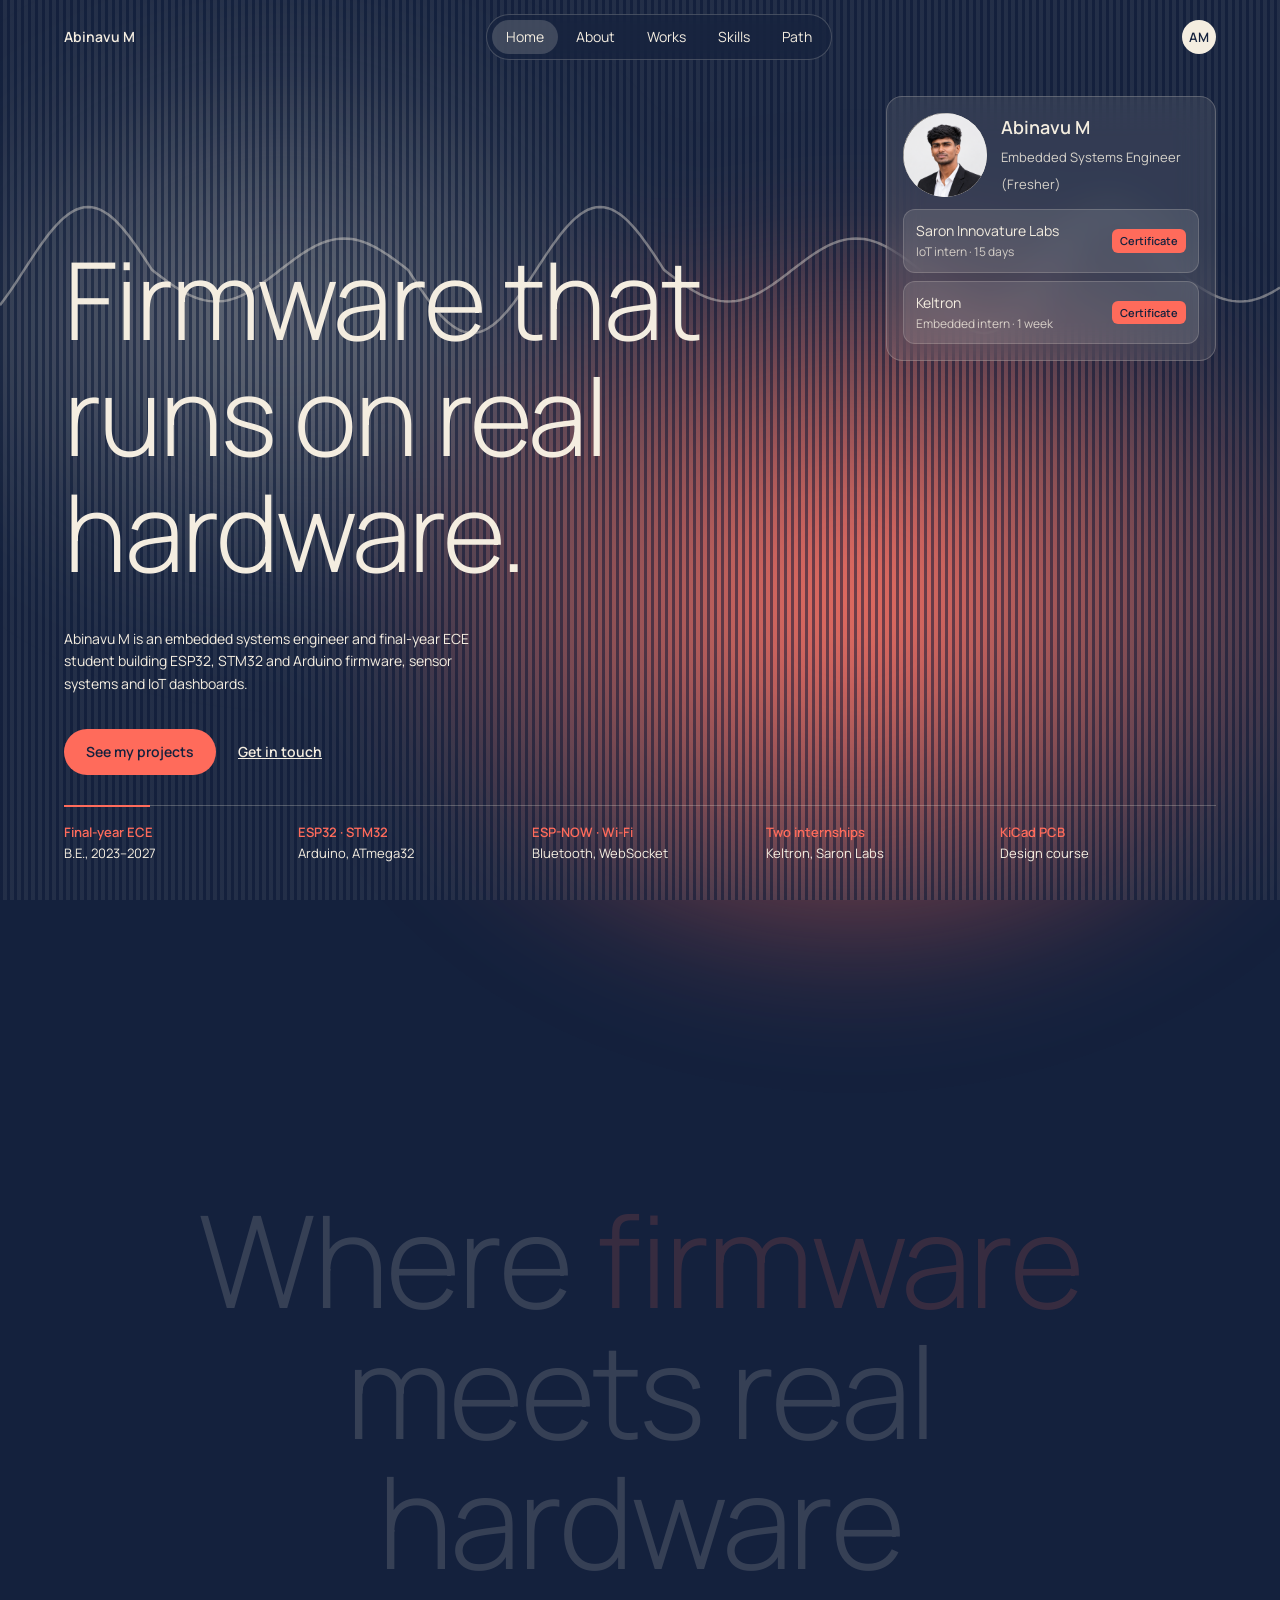
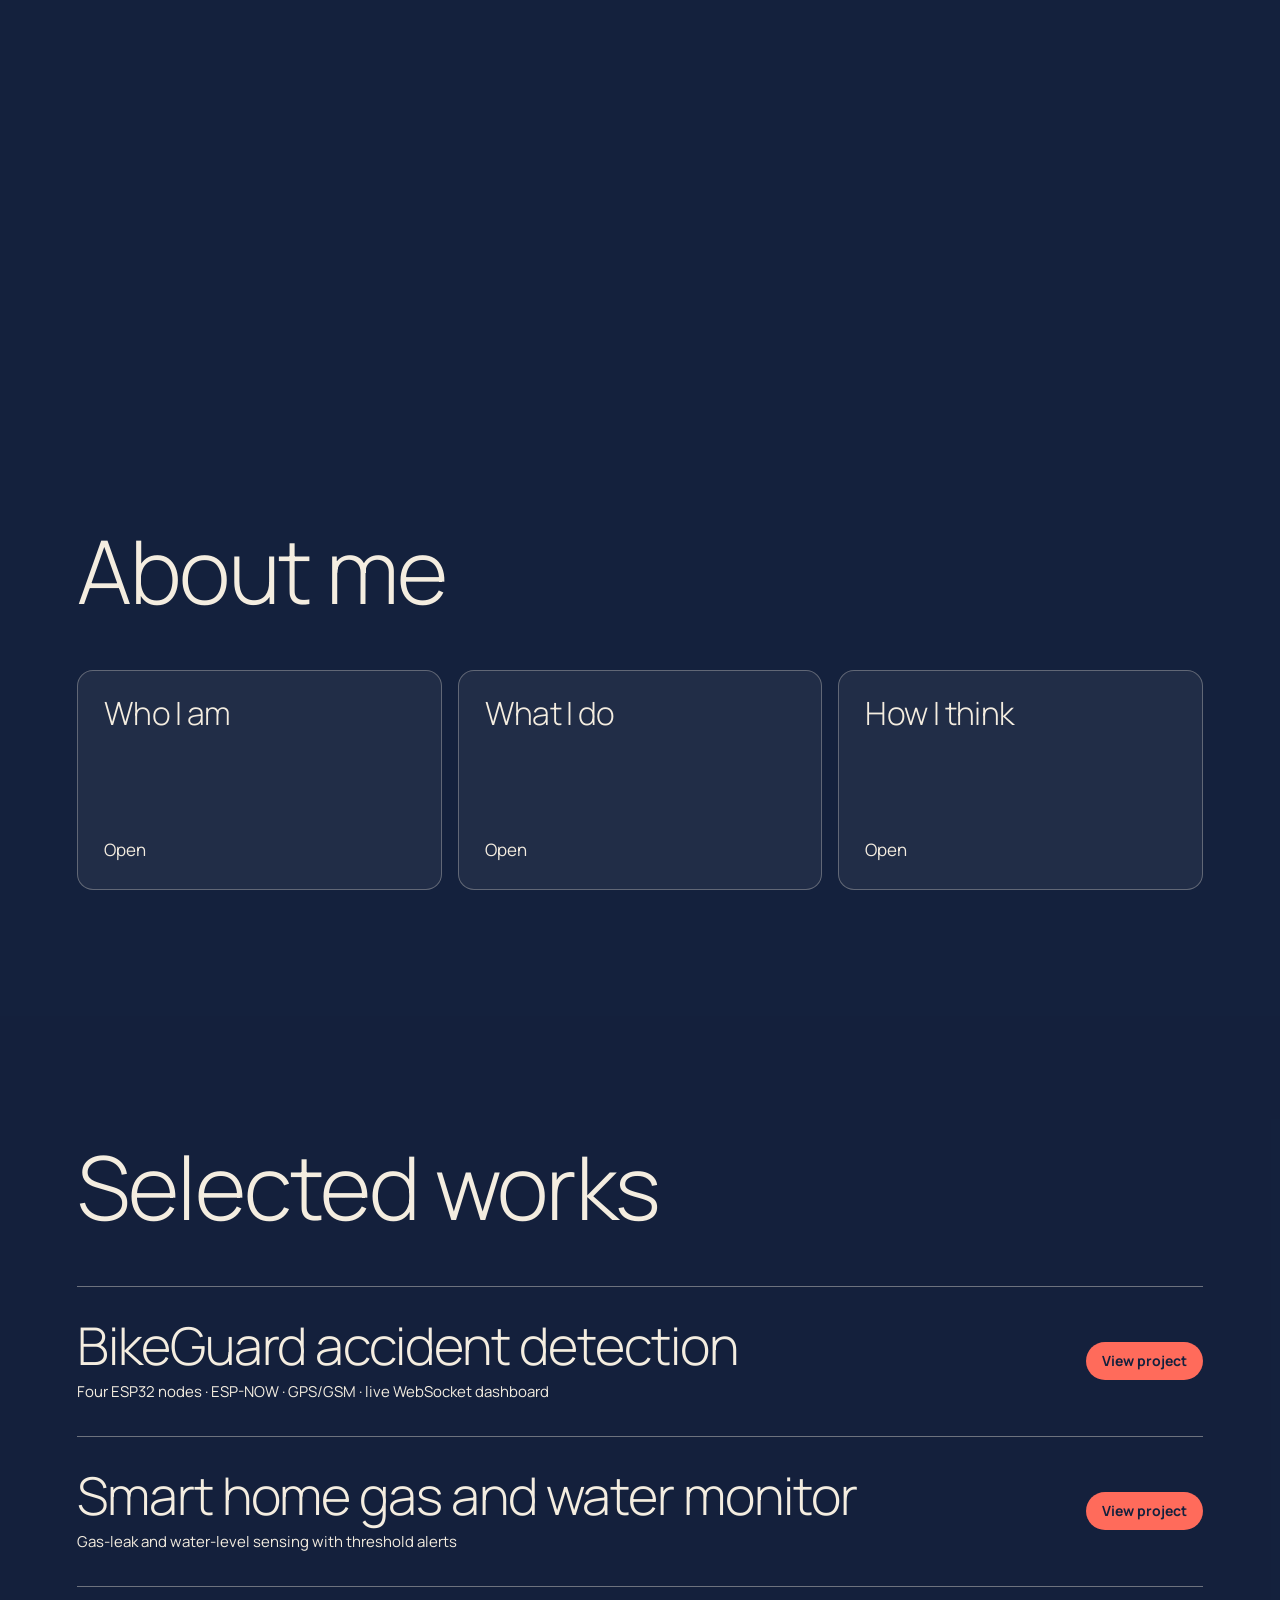
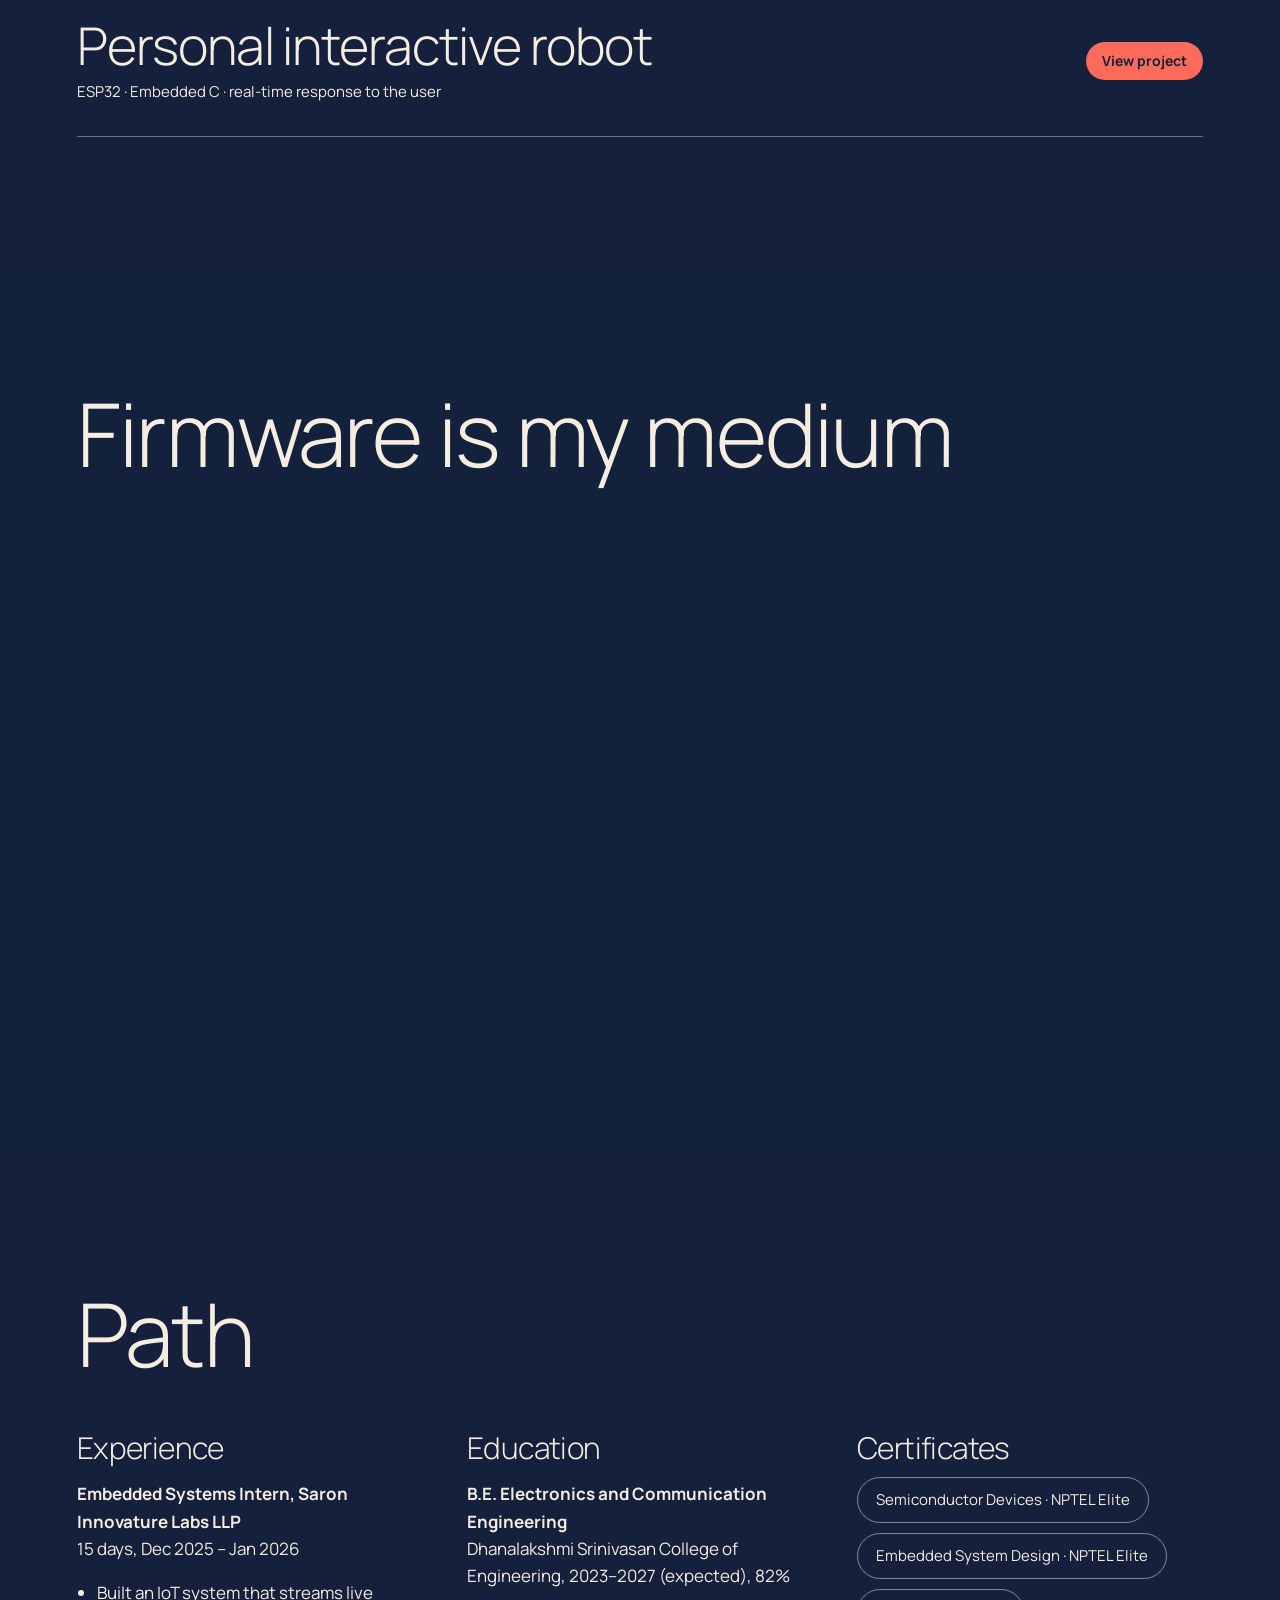
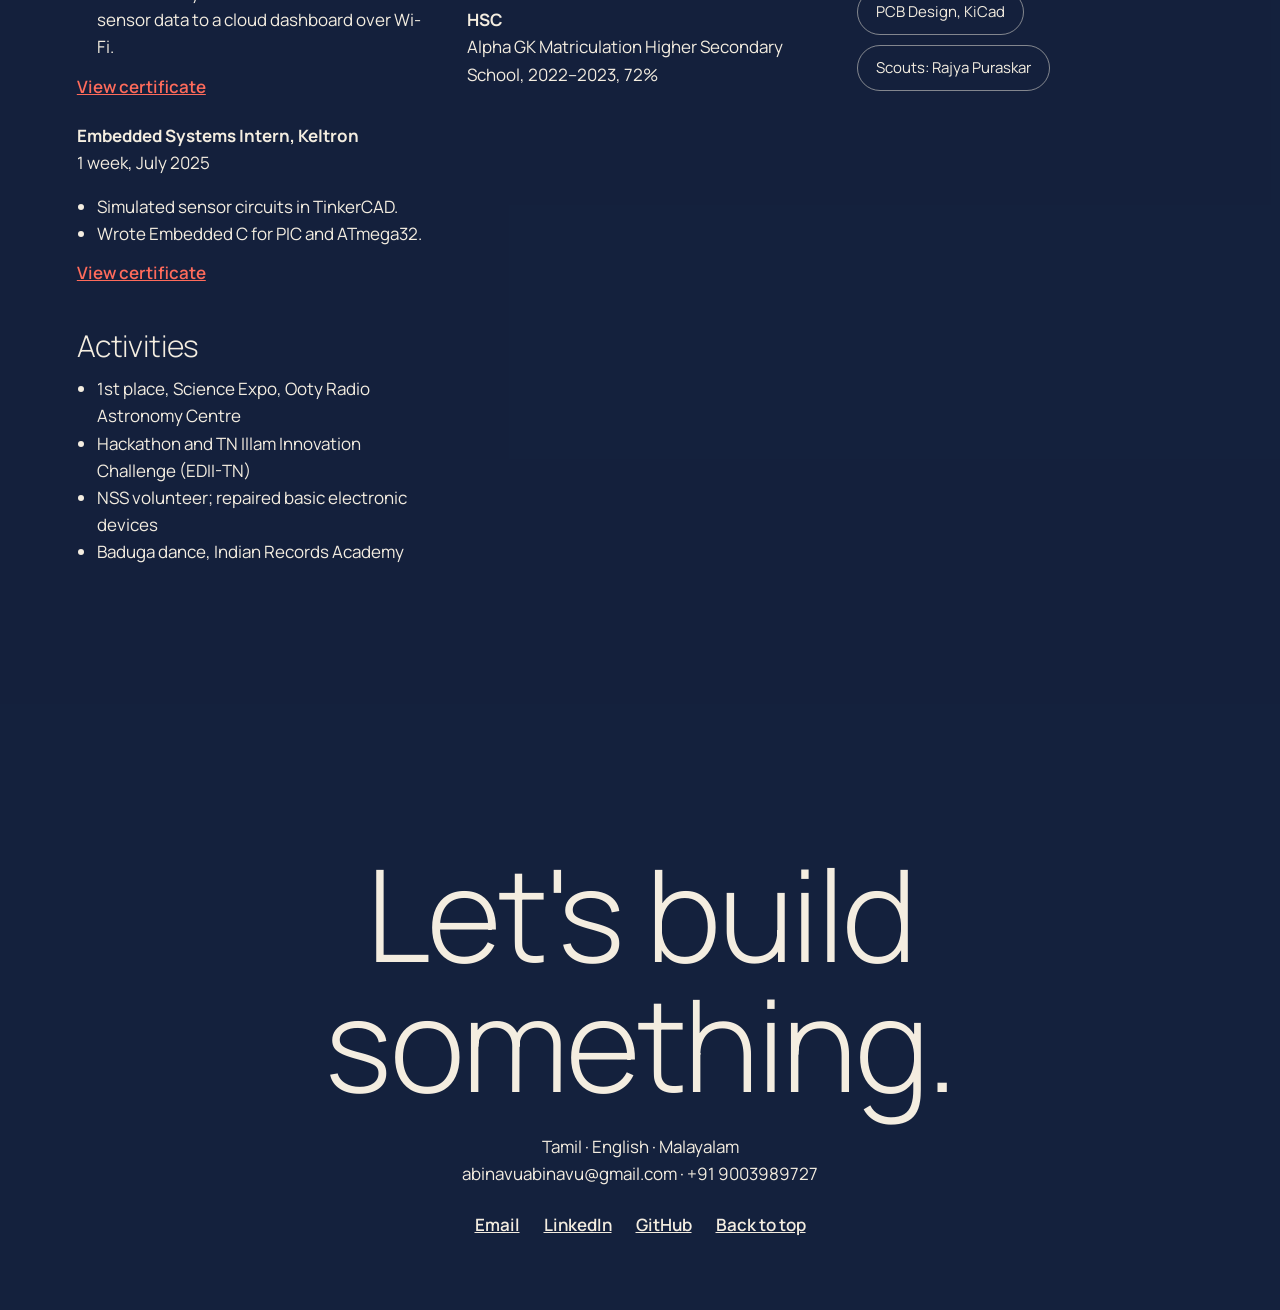
<file: index.html>
<!DOCTYPE html>
<html lang="en"><head><meta charset="utf-8">
<meta name="viewport" content="width=device-width, initial-scale=1, viewport-fit=cover">
<title>Abinavu M | Embedded Systems Engineer Portfolio</title>
<meta name="description" content="Abinavu M is an embedded systems engineer and final-year ECE student in Tamil Nadu, India, building ESP32, STM32, Arduino, firmware and IoT projects.">
<meta name="robots" content="index, follow">
<link rel="canonical" href="https://abiabinavu.github.io/abinavu-portfolio/">
<meta property="og:type" content="website">
<meta property="og:title" content="Abinavu M | Embedded Systems Engineer Portfolio">
<meta property="og:description" content="Embedded systems engineer building ESP32, STM32, Arduino and IoT projects.">
<meta property="og:url" content="https://abiabinavu.github.io/abinavu-portfolio/">
<meta property="og:image" content="https://abiabinavu.github.io/abinavu-portfolio/assets/photo.png">
<meta name="twitter:card" content="summary">
<script type="application/ld+json">
{
  "@context": "https://schema.org",
  "@type": "Person",
  "name": "Abinavu M",
  "url": "https://abiabinavu.github.io/abinavu-portfolio/",
  "jobTitle": "Embedded Systems Engineer",
  "description": "Final-year Electronics and Communication Engineering student building embedded systems, firmware and IoT projects with ESP32, STM32 and Arduino.",
  "image": "https://abiabinavu.github.io/abinavu-portfolio/assets/photo.png",
  "sameAs": [
    "https://github.com/abiabinavu",
    "https://linkedin.com/in/abi-abinavu-894589358"
  ],
  "knowsAbout": ["Embedded Systems", "Embedded C", "Firmware", "ESP32", "STM32", "Arduino", "Internet of Things"]
}
</script>
<link href="https://fonts.googleapis.com/css2?family=Manrope:wght@300;400;600&display=swap" rel="stylesheet">
<style>
:root{--n:#14213D;--c:#F4EDE0;--r:#FF6B5B;box-sizing:border-box;padding-top:env(safe-area-inset-top,0px);padding-bottom:env(safe-area-inset-bottom,0px)}
*,*::before,*::after{box-sizing:inherit}
html{scroll-behavior:smooth;scroll-padding-top:env(safe-area-inset-top,0px)}
body{margin:0;background:var(--n);color:var(--c);font:400 17px/1.6 Manrope,system-ui,sans-serif}
h1,h2,h3{font-weight:300;margin:0;line-height:1.02;letter-spacing:-.02em}
a{color:inherit}
:focus-visible{outline:3px solid var(--r);outline-offset:3px}
body::before{content:"";position:fixed;inset:-20%;z-index:-2;background:radial-gradient(40% 45% at 62% 62%,var(--r),transparent 70%),radial-gradient(30% 35% at 30% 40%,rgba(244,237,224,.35),transparent 70%);filter:blur(60px);animation:drift 14s ease-in-out infinite alternate}
body::after{content:"";position:fixed;inset:0;z-index:-1;pointer-events:none;background:repeating-linear-gradient(90deg,rgba(20,33,61,.55) 0 3px,rgba(244,237,224,.07) 3px 7px)}
.hero{min-height:100vh;position:relative;overflow:hidden;display:flex;flex-direction:column;justify-content:flex-end;padding:0 5vw 4vh}
.hero .glow,.hero .flute{display:none}
.glow{position:absolute;inset:-20%;background:radial-gradient(40% 45% at 62% 62%,var(--r),transparent 70%),radial-gradient(30% 35% at 30% 40%,rgba(244,237,224,.35),transparent 70%);filter:blur(60px);animation:drift 14s ease-in-out infinite alternate}
@keyframes drift{to{transform:translate(-6%,-4%) scale(1.1)}}
.flute{position:absolute;inset:0;background:repeating-linear-gradient(90deg,rgba(20,33,61,.55) 0 3px,rgba(244,237,224,.07) 3px 7px);backdrop-filter:blur(2px)}
#scope{position:absolute;inset:0;width:100%;height:100%;opacity:.4}
nav{position:fixed;z-index:20;top:calc(14px + env(safe-area-inset-top,0px));left:5vw;right:5vw;display:flex;justify-content:space-between;align-items:center}
.pillnav{display:flex;gap:4px;background:rgba(20,33,61,.55);backdrop-filter:blur(14px);border:1px solid rgba(244,237,224,.2);border-radius:99px;padding:5px}
.pillnav a,.logo{text-decoration:none;font-size:14px;padding:6px 14px;border-radius:99px}
.pillnav a:hover{background:rgba(244,237,224,.15)}
.pillnav a:first-child{background:rgba(244,237,224,.18)}
.logo{padding:0;font-weight:600}
.dot{width:34px;height:34px;border-radius:50%;background:var(--c);color:var(--n);display:grid;place-items:center;font-weight:600;font-size:13px;text-decoration:none}
.hero h1{position:relative;font-size:clamp(46px,8.4vw,120px);max-width:9.5em;margin-bottom:22px}
.mask{display:block;overflow:hidden;padding-bottom:.06em}
.mask span{display:inline-block;transform:translateY(105%);animation:rise 1.1s cubic-bezier(.2,.8,.2,1) forwards}
.mask:nth-child(2) span{animation-delay:.15s}.mask:nth-child(3) span{animation-delay:.3s}
@keyframes rise{to{transform:none}}
.sub{position:relative;max-width:420px;font-size:14px;opacity:0;animation:fade 1s .8s forwards}
@keyframes fade{to{opacity:1}}
.cta{position:relative;display:flex;gap:22px;align-items:center;margin:20px 0 30px;font-size:14px;font-weight:600}
.btn{display:inline-block;background:var(--r);color:var(--n);padding:12px 22px;border-radius:99px;text-decoration:none;font:inherit;font-size:14px;font-weight:600;border:0;cursor:pointer}
.btn.o{background:none;color:inherit;border:1.5px solid currentColor}
.card{position:absolute;right:5vw;top:96px;width:min(330px,88vw);z-index:2;background:rgba(244,237,224,.1);backdrop-filter:blur(18px);border:1px solid rgba(244,237,224,.22);border-radius:16px;padding:16px;opacity:0;animation:fade 1s 1s forwards}
.me{display:flex;gap:14px;align-items:center;margin-bottom:12px}
.me img{width:84px;height:84px;border-radius:50%;background:var(--c)}
.me b{display:block;font-weight:600;font-size:18px}
.me span{font-size:13px;opacity:.85}
.mini{display:flex;justify-content:space-between;align-items:center;gap:10px;width:100%;text-align:left;background:rgba(244,237,224,.12);border:1px solid rgba(244,237,224,.18);color:inherit;font:inherit;font-size:14px;border-radius:12px;padding:10px 12px;margin-top:8px;cursor:pointer}
.mini small{display:block;opacity:.8;font-size:12px}
.tag{background:var(--r);color:var(--n);border-radius:6px;font-size:11px;font-weight:600;padding:3px 8px;white-space:nowrap}
.strip{position:relative;display:grid;grid-template-columns:repeat(auto-fit,minmax(160px,1fr));gap:18px;border-top:1px solid rgba(244,237,224,.25);padding-top:16px;font-size:13px}
.strip div{position:relative}
.strip div:first-child::before{content:"";position:absolute;top:-17px;left:0;width:40%;height:2px;background:var(--r)}
.strip b{display:block;color:var(--r);font-weight:600}
.pin{height:300vh;position:relative}
.pin>div{position:sticky;top:0;height:100vh;display:grid;place-items:center;overflow:hidden;padding:0 5vw}
.pin h2{font-size:clamp(42px,10vw,140px);text-align:center;max-width:1100px}
.pin .w{display:inline-block;opacity:.15;margin:0 .1em}
.pin .w.k{color:var(--r)}
.sec{padding:14vh 6vw}
.sec>h2{font-size:clamp(38px,7vw,88px);margin-bottom:6vh}
.cream{background:rgba(20,33,61,.35)}
.doors{display:grid;grid-template-columns:repeat(auto-fit,minmax(260px,1fr));gap:16px}
.door{border:1px solid rgba(244,237,224,.3);border-radius:16px;background:rgba(244,237,224,.06);color:inherit;font:inherit;text-align:left;padding:26px;cursor:pointer;min-height:220px;display:flex;flex-direction:column;justify-content:space-between;transition:background .4s,color .4s}
.door h3{font-size:32px}
.door .body{max-height:0;overflow:hidden;opacity:0;transition:max-height .6s,opacity .6s}
.door[aria-expanded=true]{background:var(--r);color:var(--n)}
.door[aria-expanded=true] .body{max-height:420px;opacity:1;margin-top:14px}
.work{display:grid;grid-template-columns:1fr auto;gap:20px;align-items:center;width:100%;background:none;border:0;border-top:1.5px solid rgba(244,237,224,.4);color:inherit;font:inherit;text-align:left;padding:32px 0;cursor:pointer;transition:padding .4s}
.work:last-child{border-bottom:1.5px solid rgba(244,237,224,.4)}
.work h3{font-size:clamp(26px,4.4vw,52px)}
.work small{display:block;font-size:15px;margin-top:8px}
.work:hover{padding-left:22px}
.work b{font-size:14px;color:var(--n);background:var(--r);border-radius:99px;padding:8px 16px;white-space:nowrap}
.skills{overflow:hidden}
.row{display:flex;justify-content:space-between;gap:24px;flex-wrap:wrap;padding:22px 0;border-top:1px solid rgba(244,237,224,.3);transform:translateX(var(--x,40%));opacity:var(--o,0)}
.row h3{font-size:28px;min-width:220px}
.row p{margin:0;flex:1;min-width:240px}
.bus{display:block;width:100%;height:110px;margin-top:5vh}
.tl{display:grid;grid-template-columns:repeat(auto-fit,minmax(280px,1fr));gap:44px}
.tl h3{font-size:30px;margin-bottom:14px}
.tl ul{padding-left:20px;margin:8px 0 12px}
.certs{display:flex;flex-wrap:wrap;gap:10px}
.cert{background:none;border:1.5px solid rgba(244,237,224,.5);border-radius:99px;color:inherit;font:inherit;font-size:15px;padding:10px 18px;cursor:pointer;transition:background .3s,color .3s}
.cert:hover{background:var(--r);color:var(--n);border-color:var(--r)}
.link{background:none;border:0;color:var(--r);font:inherit;font-weight:600;cursor:pointer;padding:0;text-decoration:underline}
footer{padding:16vh 6vw 8vh;text-align:center}
footer h2{font-size:clamp(44px,10vw,140px)}
footer p{margin:24px 0}
.links{display:flex;gap:24px;justify-content:center;flex-wrap:wrap;font-weight:600}
dialog{border:1px solid rgba(244,237,224,.3);background:var(--n);color:var(--c);max-width:720px;width:92vw;max-height:90vh;overflow:auto;border-radius:16px;padding:28px;animation:pop .35s ease}
dialog::backdrop{background:rgba(20,33,61,.82)}
@keyframes pop{from{opacity:0;transform:scale(.94)}}
dialog h3{font-size:34px;margin-bottom:12px}
dialog img{width:100%;border-radius:8px;margin:10px 0}
dialog ul{padding-left:20px}
@media(max-width:820px){.card{position:relative;top:auto;right:auto;margin:100px 0 24px}.hero{justify-content:flex-start}.pillnav a:not(:first-child){display:none}.work{grid-template-columns:1fr}}
@media(prefers-reduced-motion:reduce){*{animation:none!important;transition:none!important}.mask span,.sub,.card{transform:none;opacity:1}.pin{height:auto}.pin>div{position:static;height:auto;padding:12vh 5vw}.pin .w{opacity:1}.row{transform:none;opacity:1}}
</style></head>
<body>
<nav><a class="logo" href="#top">Abinavu M</a><div class="pillnav"><a href="#top">Home</a><a href="#about">About</a><a href="#works">Works</a><a href="#skills">Skills</a><a href="#path">Path</a></div><a class="dot" href="#contact" aria-label="Contact">AM</a></nav>

<header class="hero" id="top">
<div class="glow"></div><canvas id="scope" aria-hidden="true"></canvas><div class="flute"></div>
<aside class="card"><div class="me"><img id="ph" alt="Abinavu M"><div><b>Abinavu M</b><span>Embedded Systems Engineer (Fresher)</span></div></div>
<button class="mini" data-cert="saron"><span>Saron Innovature Labs<small>IoT intern · 15 days</small></span><span class="tag">Certificate</span></button>
<button class="mini" data-cert="keltron"><span>Keltron<small>Embedded intern · 1 week</small></span><span class="tag">Certificate</span></button></aside>
<h1><span class="mask"><span>Firmware that</span></span><span class="mask"><span>runs on real</span></span><span class="mask"><span>hardware.</span></span></h1>
<p class="sub">Abinavu M is an embedded systems engineer and final-year ECE student building ESP32, STM32 and Arduino firmware, sensor systems and IoT dashboards.</p>
<div class="cta"><a class="btn" href="#works">See my projects</a><a href="#contact">Get in touch</a></div>
<div class="strip"><div><b>Final-year ECE</b>B.E., 2023–2027</div><div><b>ESP32 · STM32</b>Arduino, ATmega32</div><div><b>ESP-NOW · Wi-Fi</b>Bluetooth, WebSocket</div><div><b>Two internships</b>Keltron, Saron Labs</div><div><b>KiCad PCB</b>Design course</div></div>
</header>

<section class="pin" id="chapter" aria-label="Introduction"><div><h2 id="big"></h2></div></section>

<section class="sec" id="about">
<h2>About me</h2>
<div class="doors">
<button class="door" aria-expanded="false"><h3>Who I am</h3><div class="body">Final-year B.E. ECE student at Dhanalakshmi Srinivasan College of Engineering (82%). I did embedded internships at Keltron and Saron Innovature Labs and completed a KiCad PCB design course.</div><span>Open</span></button>
<button class="door" aria-expanded="false"><h3>What I do</h3><div class="body">I write firmware in Embedded C, interface sensors over I2C and UART, link devices with ESP-NOW, Wi-Fi and Bluetooth, and show live data on cloud dashboards.</div><span>Open</span></button>
<button class="door" aria-expanded="false"><h3>How I think</h3><div class="body">Confirm before acting. My accident detection system cross-checks several sensors before it sends an alert, so one noisy reading never raises a false alarm.</div><span>Open</span></button>
</div></section>

<section class="sec cream" id="works">
<h2>Selected works</h2>
<button class="work" data-i="0"><div><h3>BikeGuard accident detection</h3><small>Four ESP32 nodes · ESP-NOW · GPS/GSM · live WebSocket dashboard</small></div><b>View project</b></button>
<button class="work" data-i="1"><div><h3>Smart home gas and water monitor</h3><small>Gas-leak and water-level sensing with threshold alerts</small></div><b>View project</b></button>
<button class="work" data-i="2"><div><h3>Personal interactive robot</h3><small>ESP32 · Embedded C · real-time response to the user</small></div><b>View project</b></button>
</section>

<section class="sec skills" id="skills">
<h2 style="margin-bottom:4vh">Firmware is my medium</h2>
<div class="row"><h3>Languages</h3><p>Embedded C, C, Python</p></div>
<div class="row"><h3>Platforms</h3><p>ESP32, ESP32-CAM, STM32 (ARM Cortex-M), Arduino, ATmega32, PIC, Raspberry Pi</p></div>
<div class="row"><h3>Protocols</h3><p>I2C, UART, ESP-NOW, Wi-Fi, Bluetooth, WebSocket, GSM, GPS</p></div>
<div class="row"><h3>Sensors and drivers</h3><p>Accelerometer, pulse, ultrasonic, IR, gas, water-level, INA219, MLX90640, relays, MOSFETs, motor drivers</p></div>
<div class="row"><h3>IoT and tools</h3><p>Blynk, Adafruit IO, Arduino IDE, TinkerCAD, GitHub, KiCad</p></div>
<svg class="bus" id="bus" viewBox="0 0 1000 120" preserveAspectRatio="none" aria-hidden="true"><path id="trace" d="M0 60H180L210 20H400L430 100H620L650 60H1000" fill="none" stroke="#FF6B5B" stroke-width="3"/></svg>
</section>

<section class="sec cream" id="path">
<h2>Path</h2>
<div class="tl">
<div><h3>Experience</h3><p><strong>Embedded Systems Intern, Saron Innovature Labs LLP</strong><br>15 days, Dec 2025 – Jan 2026</p><ul><li>Built an IoT system that streams live sensor data to a cloud dashboard over Wi-Fi.</li></ul><button class="link" data-cert="saron">View certificate</button>
<p style="margin-top:22px"><strong>Embedded Systems Intern, Keltron</strong><br>1 week, July 2025</p><ul><li>Simulated sensor circuits in TinkerCAD.</li><li>Wrote Embedded C for PIC and ATmega32.</li></ul><button class="link" data-cert="keltron">View certificate</button></div>
<div><h3>Education</h3><p><strong>B.E. Electronics and Communication Engineering</strong><br>Dhanalakshmi Srinivasan College of Engineering, 2023–2027 (expected), 82%</p><p><strong>HSC</strong><br>Alpha GK Matriculation Higher Secondary School, 2022–2023, 72%</p></div>
<div><h3>Certificates</h3><div class="certs">
<button class="cert" data-cert="semi">Semiconductor Devices · NPTEL Elite</button>
<button class="cert" data-cert="emb">Embedded System Design · NPTEL Elite</button>
<button class="cert" data-cert="pcb">PCB Design, KiCad</button>
<button class="cert" data-cert="scout">Scouts: Rajya Puraskar</button></div></div>
<div><h3>Activities</h3><ul><li>1st place, Science Expo, Ooty Radio Astronomy Centre</li><li>Hackathon and TN Illam Innovation Challenge (EDII-TN)</li><li>NSS volunteer; repaired basic electronic devices</li><li>Baduga dance, Indian Records Academy</li></ul></div>
</div></section>

<footer id="contact">
<h2>Let's build something.</h2>
<p>Tamil · English · Malayalam<br>abinavuabinavu@gmail.com · +91 9003989727</p>
<div class="links"><a href="mailto:abinavuabinavu@gmail.com">Email</a><a href="https://linkedin.com/in/abi-abinavu-894589358">LinkedIn</a><a href="https://github.com/abiabinavu">GitHub</a><a href="#top">Back to top</a></div>
</footer>

<dialog id="dlg"><div id="dbody"></div><button class="btn o" id="close">Close</button></dialog>

<script>
const IMG={"scout": "assets/scout.jpg", "photo": "assets/photo.png", "semi": "assets/semi.jpg", "emb": "assets/emb.jpg", "saron": "assets/saron.jpg", "keltron": "assets/keltron.jpg", "pcb": "assets/pcb.jpg"};
document.getElementById('ph').src=IMG.photo;
const P=[
{t:"BikeGuard: ESP32 multilevel accident detection",d:["Four-node ESP32 safety network over ESP-NOW: helmet unit (pulse and alcohol sensors), crash-detection state machine, bike unit (GPS/GSM) and an OLED display unit running a web server with a live WebSocket dashboard.","Multilevel confirmation: tri-axis accelerometer thresholds (3.0–6.0 g impact vs ~1.0 g normal riding) are cross-checked with helmet, pulse and GPS status to cut false alerts before GSM emergency notification.","Debugged ESP32 Arduino Core v3.x compatibility issues."],g:"https://github.com/abiabinavu/esp32-multilevel-accident-detection"},
{t:"Smart home gas leak and water level monitor",d:["Gas-leak and water-level sensors integrated with a microcontroller to monitor the home continuously.","Threshold logic triggers alerts on unsafe conditions."],g:"https://github.com/abiabinavu/smart-home-gas-leak-water-level-monitoring"},
{t:"Personal interactive robot with ESP32",d:["Interactive robot on ESP32 in Embedded C.","Sensors and output peripherals let it respond to the user in real time."],g:"https://github.com/abiabinavu/interactive-robot-esp32"}];
const C={saron:["Saron Innovature Labs: internship certificate","IoT-based application development, 15-12-2025 to 01-01-2026 (15 days)"],keltron:["Keltron: internship certificate","Embedded systems, 14-07-2025 to 20-07-2025 (1 week)"],semi:["NPTEL: Introduction to Semiconductor Devices","Elite, 67% · IIT Hyderabad · Jul–Oct 2025"],emb:["NPTEL: Introduction to Embedded System Design","Elite, 62% · IIT Madras · Jan–Apr 2026"],pcb:["PCB Design Course (KiCad)","27 October 2026 · Certificate ID 10949908"],scout:["The Bharat Scouts and Guides: Rajya Puraskar","Scout award, 12-01-2025 · Leadership, teamwork, discipline, community service"]};
const dlg=document.getElementById('dlg'),db=document.getElementById('dbody');
document.querySelectorAll('.work').forEach(b=>b.onclick=()=>{const p=P[b.dataset.i];db.innerHTML='<h3>'+p.t+'</h3><ul>'+p.d.map(x=>'<li>'+x+'</li>').join('')+'</ul><a class="btn" href="'+p.g+'" target="_blank" rel="noopener">Open on GitHub</a> '; dlg.showModal()});
document.querySelectorAll('[data-cert]').forEach(b=>b.onclick=()=>{const k=b.dataset.cert,c=C[k];db.innerHTML='<h3>'+c[0]+'</h3><p>'+c[1]+'</p>'+(IMG[k]?'<img src="'+IMG[k]+'" alt="'+c[0]+'">':'<p>Certificate image coming soon.</p>');dlg.showModal()});
document.getElementById('close').onclick=()=>dlg.close();
dlg.addEventListener('click',e=>{if(e.target===dlg)dlg.close()});
document.querySelectorAll('.door').forEach(d=>d.onclick=()=>{const o=d.getAttribute('aria-expanded')==='true';document.querySelectorAll('.door').forEach(x=>{x.setAttribute('aria-expanded','false');x.querySelector('span').textContent='Open'});d.setAttribute('aria-expanded',String(!o));d.querySelector('span').textContent=o?'Open':'Close'});
const big=document.getElementById('big');"Where firmware meets real hardware".split(' ').forEach((w,i)=>{const s=document.createElement('span');s.className='w'+(i==1?' k':'');s.textContent=w;big.appendChild(s)});
const ws=[...big.children],pin=document.getElementById('chapter'),rows=[...document.querySelectorAll('.row')],tr=document.getElementById('trace'),L=tr.getTotalLength();
tr.style.strokeDasharray=L;tr.style.strokeDashoffset=L;
const rm=matchMedia('(prefers-reduced-motion:reduce)').matches;
function tick(){if(rm){tr.style.strokeDashoffset=0;return}
const vh=innerHeight,r=pin.getBoundingClientRect(),p=Math.min(1,Math.max(0,-r.top/(r.height-vh)));
ws.forEach((w,i)=>{const k=Math.min(1,Math.max(0,p*ws.length*1.15-i));w.style.opacity=.15+.85*k;w.style.transform='translateY('+(40*(1-k))+'px)'});
rows.forEach(w=>{const t=w.getBoundingClientRect().top,k=Math.min(1,Math.max(0,(vh-t)/(vh*.45)));w.style.setProperty('--x',(40*(1-k))+'%');w.style.setProperty('--o',k)});
const b=document.getElementById('bus').getBoundingClientRect();tr.style.strokeDashoffset=L*(1-Math.min(1,Math.max(0,(vh-b.top)/(vh*.6))))}
addEventListener('scroll',tick,{passive:true});addEventListener('resize',tick);tick();
const c=document.getElementById('scope'),x=c.getContext('2d');let t=0,mx=.5;
addEventListener('pointermove',e=>mx=e.clientX/innerWidth);
function size(){c.width=c.clientWidth*devicePixelRatio;c.height=c.clientHeight*devicePixelRatio}size();addEventListener('resize',size);
function draw(){const W=c.width,H=c.height;x.clearRect(0,0,W,H);x.strokeStyle='#F4EDE0';x.lineWidth=2.5*devicePixelRatio;x.beginPath();const f=2+mx*6;
for(let i=0;i<=W;i+=4){const u=i/W,y=H*.3+Math.sin(u*f*Math.PI*2+t)*H*.07*(Math.sin(u*f*Math.PI+t*.5)>0?1:.5);i?x.lineTo(i,y):x.moveTo(i,y)}x.stroke();t+=rm?0:.03;if(!rm)requestAnimationFrame(draw)}
draw();
</script>
</body></html>
</file>
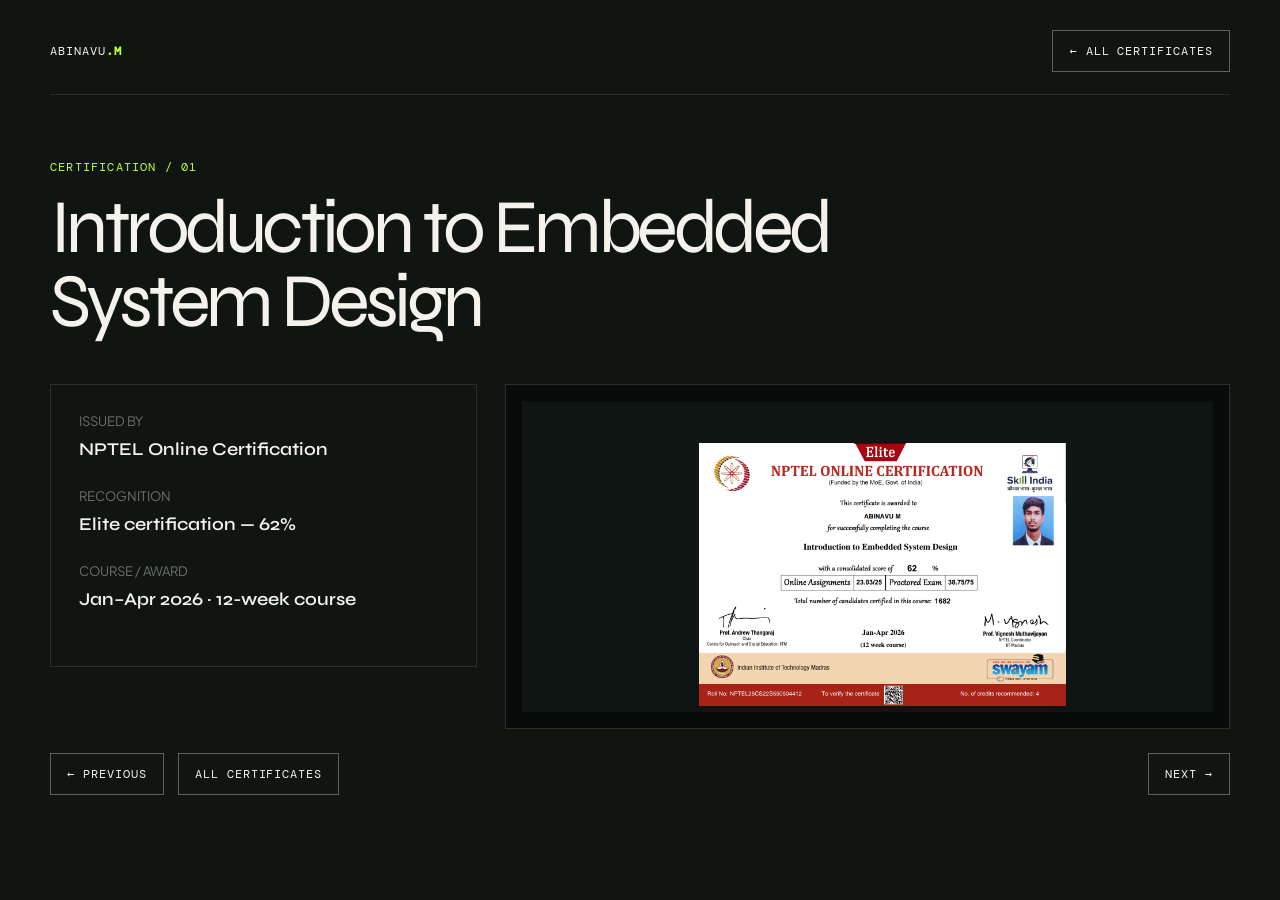
<file: certificate.html>
<!doctype html>
<html lang="en">
<head>
  <meta charset="UTF-8" />
  <meta name="viewport" content="width=device-width, initial-scale=1.0" />
  <meta name="description" content="Certificate details for Abinavu M." />
  <title>Certificate | Abinavu M</title>
  <link rel="preconnect" href="https://fonts.googleapis.com">
  <link rel="preconnect" href="https://fonts.gstatic.com" crossorigin>
  <link href="https://fonts.googleapis.com/css2?family=DM+Mono:wght@400;500&family=Syne:wght@500;600;700;800&family=Plus+Jakarta+Sans:wght@400;500;600;700&display=swap" rel="stylesheet">
  <style>
    :root{--ink:#101512;--paper:#f4f2eb;--lime:#b8ff37;--line:#28312a;--muted:#687168}*{box-sizing:border-box}body{margin:0;background:var(--ink);color:var(--paper);font-family:"Plus Jakarta Sans",sans-serif}.wrap{width:min(1180px,calc(100% - 40px));margin:auto;padding:30px 0 64px}.top{display:flex;justify-content:space-between;align-items:center;border-bottom:1px solid var(--line);padding-bottom:22px}.brand,.back,.pager a{color:var(--paper);text-decoration:none;font-family:"DM Mono",monospace;font-size:12px;letter-spacing:.08em}.brand b{color:var(--lime)}.back,.pager a{border:1px solid #596158;padding:12px 16px}.back:hover,.pager a:hover{border-color:var(--lime);color:var(--lime)}.eyebrow{font:12px "DM Mono",monospace;color:var(--lime);letter-spacing:.1em;margin:64px 0 16px}h1{font:clamp(34px,6vw,76px)/.98 Syne,sans-serif;letter-spacing:-.06em;margin:0;max-width:850px}.details{display:grid;grid-template-columns:1fr 1.7fr;gap:28px;margin-top:44px}.meta{border:1px solid var(--line);padding:28px;height:max-content}.meta p{color:var(--muted);font-size:13px;margin:0 0 9px}.meta strong{display:block;margin-bottom:28px;font:600 18px Syne,sans-serif}.certificate-frame{background:#080b09;border:1px solid var(--line);padding:16px}.certificate-frame img{width:100%;max-height:76vh;object-fit:contain;display:block}.pager{display:flex;justify-content:space-between;gap:14px;margin-top:24px}.pager a:last-child{margin-left:auto}@media(max-width:720px){.wrap{width:min(100% - 28px,1180px)}.top{gap:18px}.details{grid-template-columns:1fr;margin-top:28px}.eyebrow{margin-top:38px}.meta{padding:20px}.certificate-frame{padding:8px}.pager{flex-wrap:wrap}.pager a:last-child{margin-left:0}}
  </style>
</head>
<body>
  <main class="wrap">
    <header class="top"><a class="brand" href="index.html">ABINAVU<b>.M</b></a><a class="back" href="index.html#certificates">← ALL CERTIFICATES</a></header>
    <p class="eyebrow">CERTIFICATION / <span id="number"></span></p>
    <h1 id="title"></h1>
    <section class="details"><aside class="meta" id="meta"></aside><div class="certificate-frame"><img id="certificate" alt="Certificate awarded to Abinavu M" /></div></section><nav class="pager" aria-label="Certificate navigation"><a id="previous" href="#">← PREVIOUS</a><a href="index.html#certificates">ALL CERTIFICATES</a><a id="next" href="#">NEXT →</a></nav>
  </main>
  <script>
    const certificates={
      embedded:{number:"01",title:"Introduction to Embedded System Design",issuer:"NPTEL Online Certification",recognition:"Elite certification — 62%",period:"Jan–Apr 2026 · 12-week course",image:"embedded-systems-certificate.png"},
      semiconductor:{number:"02",title:"Introduction to Semiconductor Devices",issuer:"NPTEL Online Certification",recognition:"Elite certification — 67%",period:"Jul–Oct 2025 · 12-week course",image:"semiconductor-devices-certificate.jpeg"},
      scout:{number:"03",title:"Rajya Puraskar Scout Certificate",issuer:"The Bharat Scouts and Guides",recognition:"Rajya Puraskar",period:"Awarded 12 January 2025",image:"scout-certificate.jpeg"}
    };
    const keys=Object.keys(certificates); const key=new URLSearchParams(location.search).get("cert"); const active=keys.includes(key)?key:keys[0]; const cert=certificates[active];
    document.title=`${cert.title} | Abinavu M`; document.querySelector('#number').textContent=cert.number; document.querySelector('#title').textContent=cert.title;
    document.querySelector('#certificate').src=cert.image; document.querySelector('#certificate').alt=`${cert.title} certificate awarded to Abinavu M`;
    document.querySelector('#meta').innerHTML=`<p>ISSUED BY</p><strong>${cert.issuer}</strong><p>RECOGNITION</p><strong>${cert.recognition}</strong><p>COURSE / AWARD</p><strong>${cert.period}</strong>`;
    const position=keys.indexOf(active); document.querySelector('#previous').href=`certificate.html?cert=${keys[(position-1+keys.length)%keys.length]}`; document.querySelector('#next').href=`certificate.html?cert=${keys[(position+1)%keys.length]}`;
  </script>
</body>
</html>
</file>
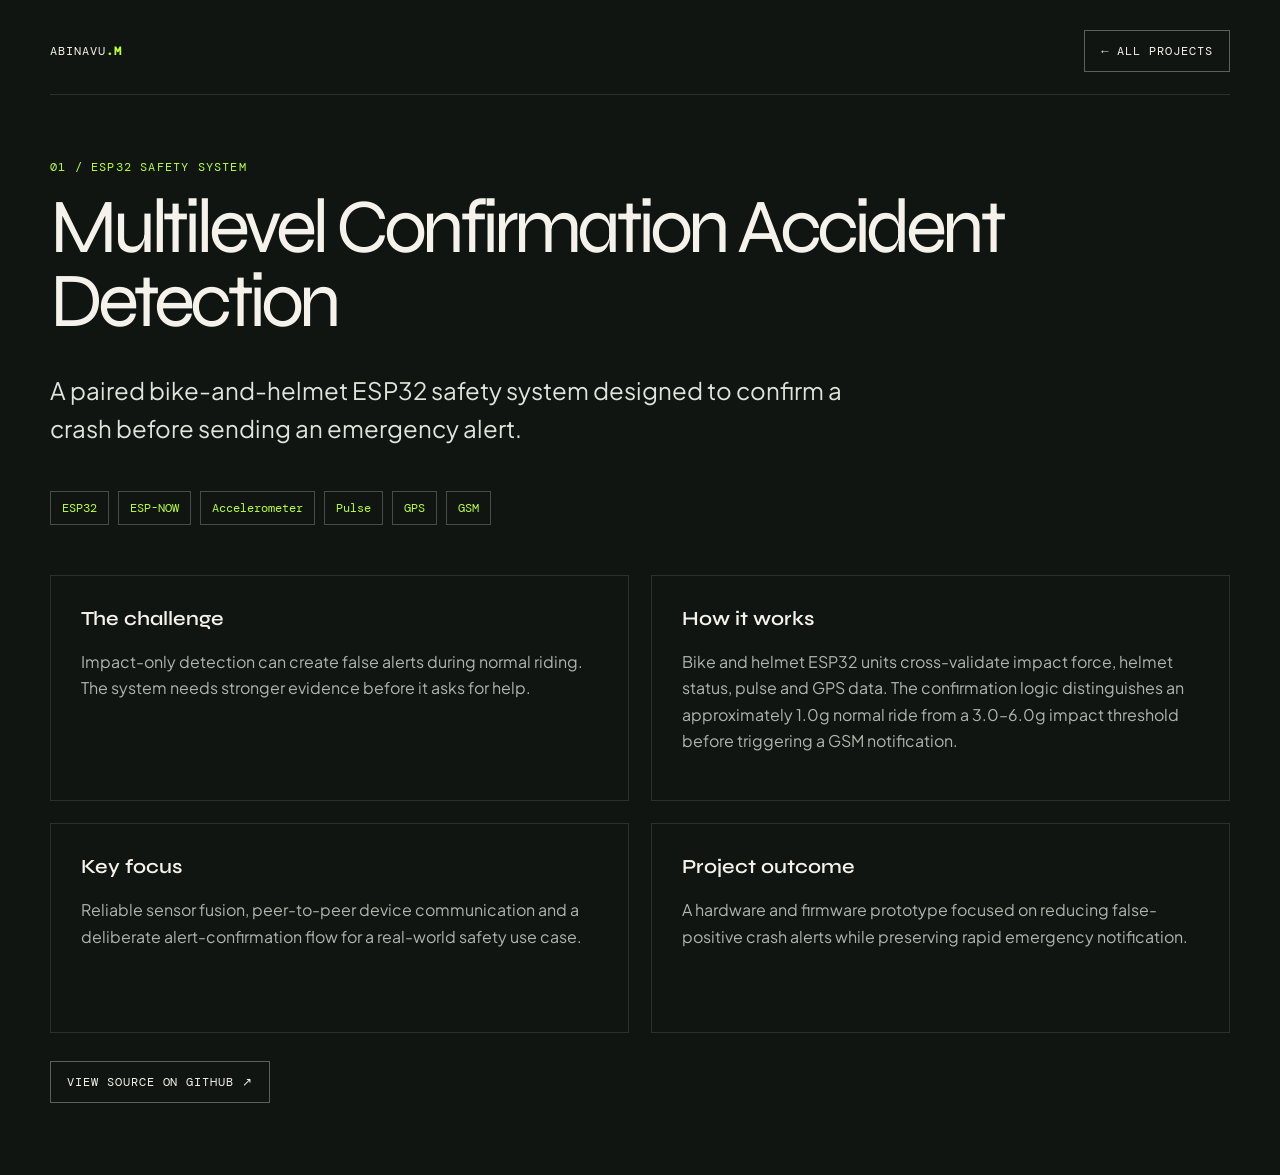
<file: project.html>
<!doctype html>
<html lang="en">
<head>
  <meta charset="UTF-8" />
  <meta name="viewport" content="width=device-width, initial-scale=1.0" />
  <meta name="description" content="Project case study by Abinavu M." />
  <title>Project | Abinavu M</title>
  <link rel="preconnect" href="https://fonts.googleapis.com">
  <link rel="preconnect" href="https://fonts.gstatic.com" crossorigin>
  <link href="https://fonts.googleapis.com/css2?family=DM+Mono:wght@400;500&family=Syne:wght@500;600;700;800&family=Plus+Jakarta+Sans:wght@400;500;600;700&display=swap" rel="stylesheet">
  <style>
    :root{--ink:#101512;--paper:#f4f2eb;--lime:#b8ff37;--orange:#ff6437;--line:#28312a;--muted:#aeb5ad}*{box-sizing:border-box}body{margin:0;background:var(--ink);color:var(--paper);font-family:"Plus Jakarta Sans",sans-serif}.wrap{width:min(1180px,calc(100% - 40px));margin:auto;padding:30px 0 72px}.top{display:flex;justify-content:space-between;align-items:center;border-bottom:1px solid var(--line);padding-bottom:22px}.brand,.back,.source{color:var(--paper);text-decoration:none;font-family:"DM Mono",monospace;font-size:12px;letter-spacing:.08em}.brand b{color:var(--lime)}.back,.source{border:1px solid #596158;padding:12px 16px}.back:hover,.source:hover{border-color:var(--lime);color:var(--lime)}.eyebrow{font:12px "DM Mono",monospace;color:var(--lime);letter-spacing:.1em;margin:64px 0 16px}h1{font:clamp(35px,6vw,80px)/.96 Syne,sans-serif;letter-spacing:-.065em;margin:0;max-width:1000px}.intro{font-size:clamp(17px,2.1vw,24px);line-height:1.55;max-width:850px;margin:34px 0 44px;color:#dfe4dd}.tags{display:flex;flex-wrap:wrap;gap:9px;margin:24px 0 50px}.tags span{border:1px solid #445044;padding:8px 11px;font:12px "DM Mono",monospace;color:var(--lime)}.case-grid{display:grid;grid-template-columns:1fr 1fr;gap:22px}.panel{border:1px solid var(--line);padding:30px;min-height:210px}.panel h2{font:600 20px Syne,sans-serif;margin:0 0 18px}.panel p,.panel li{line-height:1.65;color:var(--muted)}.panel ul{padding-left:20px;margin:0}.source{display:inline-block;margin-top:28px}@media(max-width:720px){.wrap{width:min(100% - 28px,1180px)}.top{gap:18px}.eyebrow{margin-top:38px}.case-grid{grid-template-columns:1fr}.panel{padding:22px}.intro{margin-bottom:28px}}
  </style>
</head>
<body>
  <main class="wrap">
    <header class="top"><a class="brand" href="index.html">ABINAVU<b>.M</b></a><a class="back" href="index.html#projects">← ALL PROJECTS</a></header>
    <p class="eyebrow" id="label"></p><h1 id="title"></h1><p class="intro" id="intro"></p><div class="tags" id="tags"></div><section class="case-grid" id="sections"></section><a class="source" id="source" target="_blank" rel="noreferrer" hidden>VIEW SOURCE ON GITHUB ↗</a>
  </main>
  <script>
    const projects={
      accident:{label:"01 / ESP32 SAFETY SYSTEM",title:"Multilevel Confirmation Accident Detection",intro:"A paired bike-and-helmet ESP32 safety system designed to confirm a crash before sending an emergency alert.",tags:["ESP32","ESP-NOW","Accelerometer","Pulse","GPS","GSM"],sections:[["The challenge","Impact-only detection can create false alerts during normal riding. The system needs stronger evidence before it asks for help."],["How it works","Bike and helmet ESP32 units cross-validate impact force, helmet status, pulse and GPS data. The confirmation logic distinguishes an approximately 1.0g normal ride from a 3.0–6.0g impact threshold before triggering a GSM notification."],["Key focus","Reliable sensor fusion, peer-to-peer device communication and a deliberate alert-confirmation flow for a real-world safety use case."],["Project outcome","A hardware and firmware prototype focused on reducing false-positive crash alerts while preserving rapid emergency notification."]],source:"https://github.com/abiabinavu/esp32-multilevel-accident-detection"},
      home:{label:"02 / IOT SYSTEM",title:"Smart Home Monitoring",intro:"An ESP32-based home monitoring concept for gas-leakage and water-level detection.",tags:["ESP32","IoT","Gas Sensor","Water Level"],sections:[["The challenge","Home safety and resource monitoring benefit from simple, timely sensor-based feedback."],["System overview","The project integrates gas-leakage and water-level sensing into one ESP32 monitoring system."],["Key focus","Sensor interfacing and connected monitoring for practical household safety use cases."],["Project outcome","A compact IoT prototype that brings multiple home-monitoring signals into a single system."]]},
      robo:{label:"03 / INTERACTION",title:"Personal Interactive Robo",intro:"A personal robotics exploration centred on responsive interaction with ESP32-powered hardware.",tags:["ESP32","Robotics","Embedded C"],sections:[["The goal","Explore how a compact embedded device can react meaningfully to its environment and user input."],["System overview","The project uses ESP32-powered hardware as the basis for responsive robotic interaction."],["Key focus","Embedded C, hardware integration and the feedback loop between sensing, control and response."],["Project outcome","An ongoing personal robotics exploration that develops practical embedded-systems design skills."]]}
    };
    const key=new URLSearchParams(location.search).get("project");const project=projects[key]||projects.accident;document.title=`${project.title} | Abinavu M`;document.querySelector('#label').textContent=project.label;document.querySelector('#title').textContent=project.title;document.querySelector('#intro').textContent=project.intro;document.querySelector('#tags').innerHTML=project.tags.map(tag=>`<span>${tag}</span>`).join('');document.querySelector('#sections').innerHTML=project.sections.map(([heading,text])=>`<article class="panel"><h2>${heading}</h2><p>${text}</p></article>`).join('');if(project.source){const link=document.querySelector('#source');link.href=project.source;link.hidden=false;}
  </script>
</body>
</html>
</file>
